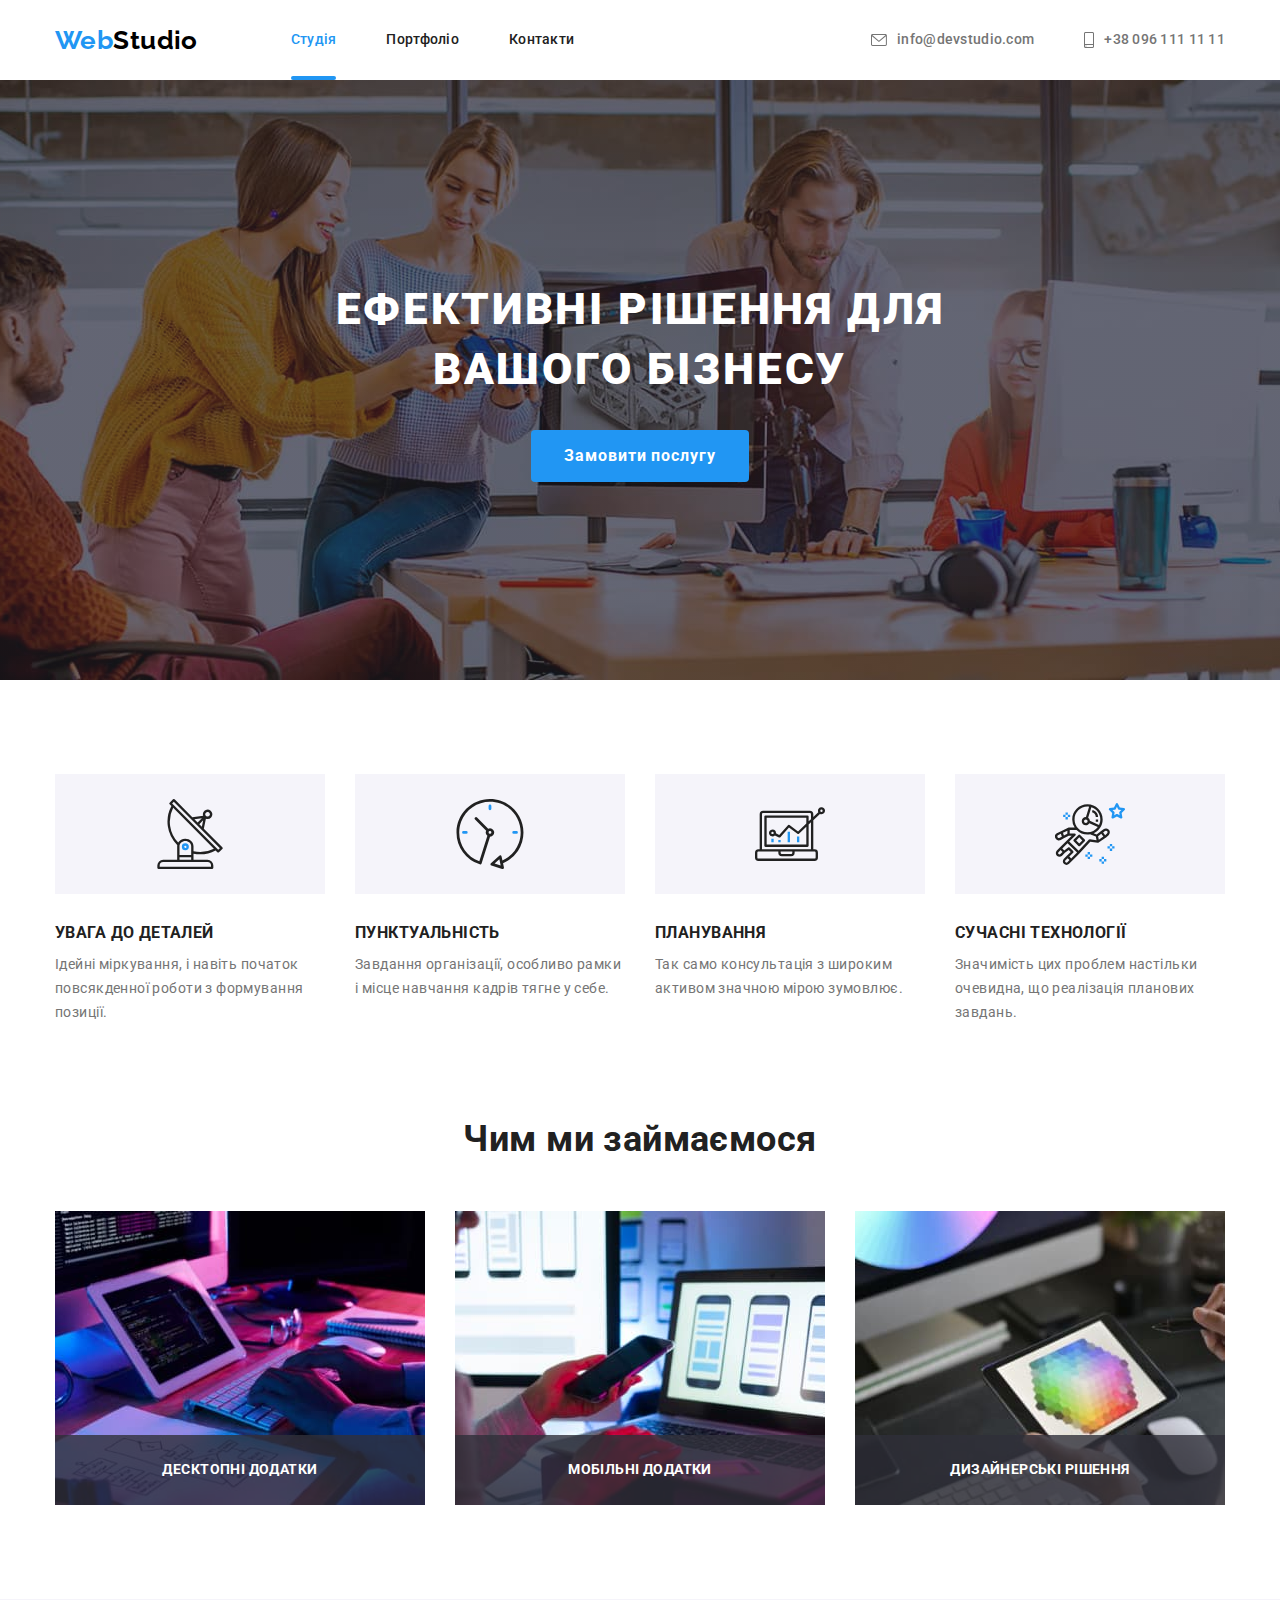
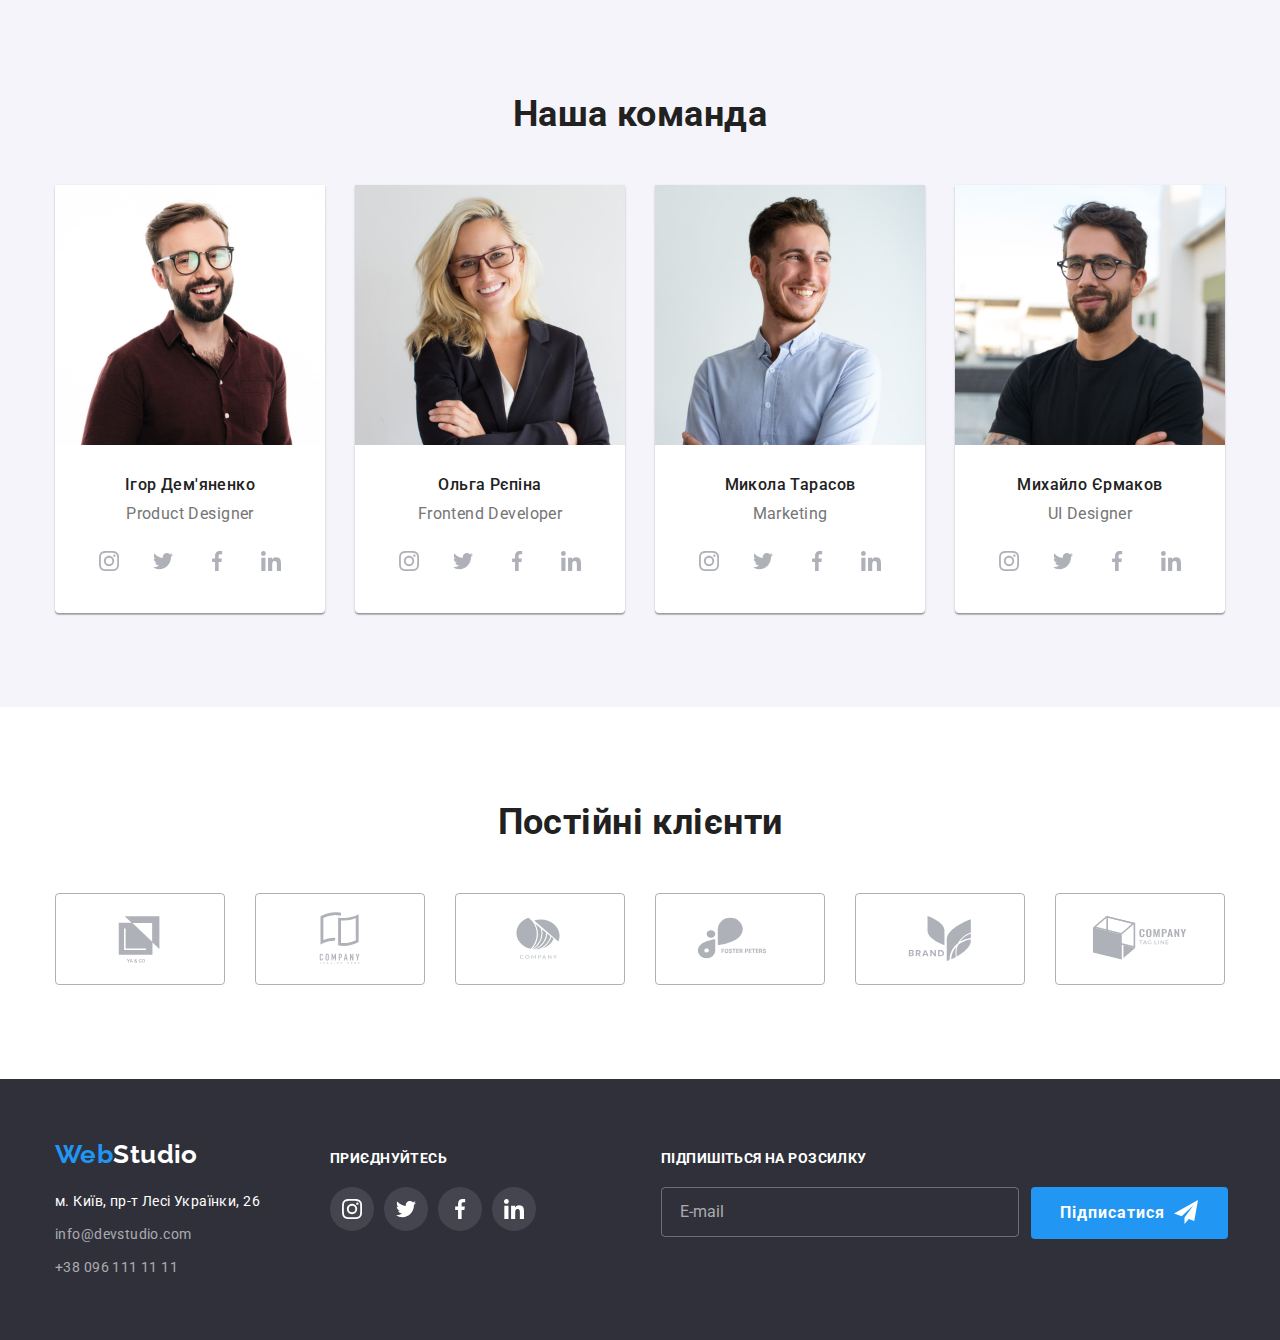
<file: index.html>
<!DOCTYPE html>
<html lang="uk">

<head>
    <meta charset="UTF-8">
    <meta http-equiv="X-UA-Compatible" content="IE=edge">
    <meta name="viewport" content="width=device-width, initial-scale=1.0">
    <link href="https://fonts.googleapis.com/css2?family=Raleway:wght@700&family=Roboto:wght@400;500;700;900&display=swap"
        rel="stylesheet">
    <title>Web-студія</title>
    <link
      rel="stylesheet"
      href="https://cdnjs.cloudflare.com/ajax/libs/modern-normalize/0.6.0/modern-normalize.min.css">
    <link rel="stylesheet" href="./css/styles.css">
</head>

<body>
    <!-- Шапка сайта -->
    <header>
	<div class="container main-nav">
        <nav class="main-nav">
            <a href="./index.html" class="logo"><span class="logo-web">Web</span>Studio</a>

            <ul class="site-nav list">
                <li class="item"><a href="" class="link current">Студія</a></li>
                <li class="item"><a href="./portfolio.html" class="link">Портфоліо</a></li>
                <li class="item"><a href="" class="link">Контакти</a></li>
            </ul>
        </nav>

        <ul class="site-nav list item-mail">
            <li class="item">
            <a href="mailto:info@devstudio.com" class="site-nav-mail-tel">
                <svg class="mail-tel-svg" width="16" height="12">
                <use href="./images/icons.svg#icon-envelope1"></use>
            </svg>info@devstudio.com</a></li>
            <li class="item"><a href="tel:+380961111111" class="site-nav-mail-tel">
                <svg class="mail-tel-svg tell" width="10" height="16">
        <use href="./images/icons.svg#icon-smartphone1"></use></svg>
        +38 096 111 11 11</a></li>
        </ul>
     </div>
    </header>

    <main>
        <!-- Герой -->
        <section class="hero section overlay">
            <div class="container heroo">
             <h1 class="hero-title">Ефективні рішення для вашого бізнесу</h1>
             <button data-modal-open type="button" class="hero-button">Замовити послугу</button>
            </div>
        </section>

        <!-- Преимущества -->
        <section class="top section">
        <div class="container">
            <h2 class="hidden-title">Переваги</h2>

            <ul class="top-poz list">
                <li class="top-item">
		<div class="top-svg"><svg width="70" height="70"><use href="./images/icons.svg#icon-antenna"></use></svg></div>
                    <h3 class="top-title">Увага до деталей</h3>
                    <p class="top-text">
                        Ідейні міркування, і навіть початок повсякденної роботи з формування позиції.
                    </p>
                </li>
                <li class="top-item">
                    <div class="top-svg"><svg width="70" height="70">
                            <use href="./images/icons.svg#icon-clock"></use>
                        </svg></div>
                    <h3 class="top-title">Пунктуальність</h3>
                    <p class="top-text">
                        Завдання організації, особливо рамки і місце навчання кадрів тягне у себе.
                    </p>
                </li>
                <li class="top-item">
                    <div class="top-svg"><svg width="70" height="70">
                            <use href="./images/icons.svg#icon-diagram"></use>
                        </svg></div>
                    <h3 class="top-title">Планування</h3>
                    <p class="top-text">
                        Так само консультація з широким активом значною мірою зумовлює.
                    </p>
                </li>
                <li class="top-item">
                    <div class="top-svg"><svg width="70" height="70">
                            <use href="./images/icons.svg#icon-astronaut"></use>
                        </svg></div>
                    <h3 class="top-title">Сучасні технології</h3>
                    <p class="top-text">
                        Значимість цих проблем настільки очевидна, що реалізація планових завдань.
                    </p>
                </li>
            </ul>
           </div>
        </section>

        <!-- Чем мы занимаемся -->
        <section class="top-what section">
        <div class="container">
            <h2 class="section-title">Чим ми займаємося</h2>

            <ul class="photo-list list">
                <li class="photo-p">
                    <img src="./images/box1.jpg" alt="Набір коду за блок-схемою" width="370" height="294">
                        <p class="photo-descr-text">Десктопні додатки</p>
                </li>
                <li class="photo-p">
                    <img src="./images/box2.jpg" alt="Розробка мобільного додатку" width="370" height="294">
                    <p class="photo-descr-text">Мобільні додатки</p>
                </li>
                <li class="photo-p">
                    <img src="./images/box3.jpg" alt="Кольоровий спектр на планшеті" width="370" height="294">
                    <p class="photo-descr-text">Дизайнерські рішення</p>
                </li>
            </ul>
        </div>
        </section>

        <!-- Наша команда -->
        <section class="team-section section">
        <div class="container">
            <h2 class="section-title">Наша команда</h2>

            <ul class="list team">
                <li class="team-item">
                    <img class="section-photo" src="./images/img1.jpg" alt="Ігор Дем'яненко" width="270" height="260">
                    <div class="team-text">
                    <h3 class="section-names">Ігор Дем'яненко</h3>
                    <p lang="en" class="section-spec">Product Designer</p>
                    <ul class="list team-list">
                    <li><a class="team-link" target="_blank" href="https://www.instagram.com"><svg class="team-svg" width="20" height="20">
                        <use href="./images/icons.svg#icon-insta"></use>
                    </svg></a></li>
                    <li><a class="team-link" target="_blank" href="https://www.twitter.com"><svg class="team-svg" width="20" height="20">
                        <use href="./images/icons.svg#icon-twitter"></use>
                    </svg></a></li>
                    <li><a class="team-link" target="_blank" href="https://www.facebook.com"><svg class="team-svg" width="20" height="20">
                        <use href="./images/icons.svg#icon-facebook"></use>
                    </svg></a></li>
                    <li><a class="team-link" target="_blank" href="https://www.linkedin.com"><svg class="team-svg" width="20" height="20">
                        <use href="./images/icons.svg#icon-in"></use>
                    </svg></a></li></ul>
                    </div>
                </li>
                <li class="team-item">
                    <img class="section-photo" src="./images/img2.jpg" alt="Ольга Рєпіна" width="270" height="260">
                    <div class="team-text">
                    <h3 class="section-names">Ольга Рєпіна</h3>
                    <p lang="en" class="section-spec">Frontend Developer</p>
                    <ul class="list team-list">
                        <li><a class="team-link" target="_blank" href="https://www.instagram.com"><svg class="team-svg" width="20"
                                    height="20">
                                    <use href="./images/icons.svg#icon-insta"></use>
                                </svg></a></li>
                        <li><a class="team-link" target="_blank" href="https://www.twitter.com"><svg class="team-svg" width="20"
                                    height="20">
                                    <use href="./images/icons.svg#icon-twitter"></use>
                                </svg></a></li>
                        <li><a class="team-link" target="_blank" href="https://www.facebook.com"><svg class="team-svg" width="20"
                                    height="20">
                                    <use href="./images/icons.svg#icon-facebook"></use>
                                </svg></a></li>
                        <li><a class="team-link" target="_blank" href="https://www.linkedin.com"><svg class="team-svg" width="20"
                                    height="20">
                                    <use href="./images/icons.svg#icon-in"></use>
                                </svg></a></li>
                    </ul>
                    </div>
                </li>
                <li class="team-item">
                    <img class="section-photo" src="./images/img3.jpg" alt="Микола Тарасов" width="270" height="260">
                    <div class="team-text">
                    <h3 class="section-names">Микола Тарасов</h3>
                    <p lang="en" class="section-spec">Marketing</p>
                    <ul class="list team-list">
                        <li><a class="team-link" target="_blank" href="https://www.instagram.com"><svg class="team-svg" width="20"
                                    height="20">
                                    <use href="./images/icons.svg#icon-insta"></use>
                                </svg></a></li>
                        <li><a class="team-link" target="_blank" href="https://www.twitter.com"><svg class="team-svg" width="20"
                                    height="20">
                                    <use href="./images/icons.svg#icon-twitter"></use>
                                </svg></a></li>
                        <li><a class="team-link" target="_blank" href="https://www.facebook.com"><svg class="team-svg" width="20"
                                    height="20">
                                    <use href="./images/icons.svg#icon-facebook"></use>
                                </svg></a></li>
                        <li><a class="team-link" target="_blank" href="https://www.linkedin.com"><svg class="team-svg" width="20"
                                    height="20">
                                    <use href="./images/icons.svg#icon-in"></use>
                                </svg></a></li>
                    </ul>
                    </div>
                </li>
                <li class="team-item">
                    <img class="section-photo" src="./images/img4.jpg" alt="Михайло Єрмаков" width="270" height="260">
                    <div class="team-text">
                    <h3 class="section-names">Михайло Єрмаков</h3>
                    <p lang="en" class="section-spec">UI Designer</p>
                    <ul class="list team-list">
                        <li><a class="team-link" target="_blank" href="https://www.instagram.com"><svg class="team-svg" width="20"
                                    height="20">
                                    <use href="./images/icons.svg#icon-insta"></use>
                                </svg></a></li>
                        <li><a class="team-link" target="_blank" href="https://www.twitter.com"><svg class="team-svg" width="20"
                                    height="20">
                                    <use href="./images/icons.svg#icon-twitter"></use>
                                </svg></a></li>
                        <li><a class="team-link" target="_blank" href="https://www.facebook.com"><svg class="team-svg" width="20"
                                    height="20">
                                    <use href="./images/icons.svg#icon-facebook"></use>
                                </svg></a></li>
                        <li><a class="team-link" target="_blank" href="https://www.linkedin.com"><svg class="team-svg" width="20"
                                    height="20">
                                    <use href="./images/icons.svg#icon-in"></use>
                                </svg></a></li>
                    </ul>
                    </div>
                </li>
            </ul>
        </div>
        </section>

        <!-- Наши клиенты -->
         <section class="clients section">
        <div class="container">
            <h2 class="section-title">Постійні клієнти</h2>
        <ul class="list clients-logos">
        <li class="clients-item"><a href="" class="clients-link" target="_blank"><svg class="clients-svg" width="106" height="60">
                            <use href="./images/icons.svg#icon-logo1"></use>
                        </svg></a></li>
        <li class="clients-item"><a class="clients-link" target="_blank" href=""><svg class="clients-svg" width="106" height="60">
                            <use href="./images/icons.svg#icon-logo2"></use>
                        </svg></a></li>
        <li class="clients-item"><a class="clients-link" target="_blank" href=""><svg class="clients-svg" width="106" height="60">
                            <use href="./images/icons.svg#icon-logo3"></use>
                        </svg></a></li>
        <li class="clients-item"><a class="clients-link" target="_blank" href=""><svg class="clients-svg" width="106" height="60">
                            <use href="./images/icons.svg#icon-logo4"></use>
                        </svg></a></li>
        <li class="clients-item"><a class="clients-link" target="_blank" href=""><svg class="clients-svg" width="106" height="60">
                            <use href="./images/icons.svg#icon-logo5"></use>
                        </svg></a></li>
        <li class="clients-item"><a class="clients-link" target="_blank" href=""><svg class="clients-svg" width="106" height="60">
                            <use href="./images/icons.svg#icon-logo6"></use>
                        </svg></a></li></ul>

        </div>
        </section>
    </main>

    <!-- Футер -->
    <footer class="footer">
    <div class="container footer-poz">
        <div class="footer-join">
        <a href="./index.html" class="logo lp"><span class="logo-web">Web</span><span class="logo-web-foot">Studio</span></a>
            <address>
            <ul class="list">
                <li class="list-item-f"><a href="https://goo.gl/maps/CPtrU1FHBa2aNyZL9" target="_blank" rel="noopener noreferrer nofollow" class="footer-address">
                        м. Київ, пр-т Лесі Українки, 26</a></li>
                <li class="list-item-f"><a href="mailto:info@devstudio.com" class="footer-mail-tel">info@devstudio.com</a></li>
                <li><a href="tel:+380961111111" class="footer-mail-tel">+38 096 111 11 11</a></li>
            </ul>
            </address>
            </div>
            <div class="footer-join">
            <h2 class="footer-title">Приєднуйтесь</h2>
            <ul class="list team-list">
            <li><a class="footer-link" target="_blank" href="https://www.instagram.com"><svg class="footer-svg" width="20" height="20">
                            <use href="./images/icons.svg#icon-insta"></use>
                        </svg></a></li>
                    <li><a class="footer-link" target="_blank" href="https://www.twitter.com"><svg class="footer-svg" width="20" height="20">
                            <use href="./images/icons.svg#icon-twitter"></use>
                        </svg></a></li>
                    <li><a class="footer-link" target="_blank" href="https://www.facebook.com"><svg class="footer-svg" width="20" height="20">
                            <use href="./images/icons.svg#icon-facebook"></use>
                        </svg></a></li>
                    <li><a class="footer-link" target="_blank" href="https://www.linkedin.com"><svg class="footer-svg" width="20" height="20">
                            <use href="./images/icons.svg#icon-in"></use>
                        </svg></a></li></ul>
        </div>
    

    <div class="footer-join footer-form">
    <h2 class="footer-title">Підпишіться на розсилку</h2>
    <form>
    <div class="footer-form-field">
        <input type="email" class="footer-form-input" name="mail" id="mail" placeholder="E-mail"/>
        <button type="submit" class="hero-button footer-btn">Підписатися</button>
        <svg class="footer-form-svg" width="24" height="24">
            <use href="./images/icons.svg#icon-send"></use>
        </svg>
        </div>
    </form>
    </div>
    
    </div>
    </footer>

<div class="backdrop is-hidden" data-modal>
<div class="modal">
<button data-modal-close type="button" class="btn-modal"><svg class="btn-svg" width="18" height="18">
    <use href="./images/icons.svg#close"></use>
</svg></button>
<p class="modal-title">Залиште свої дані, ми вам передзвонимо</p>
<form class="modal-form">
    <div class="form-field">
<label for="name" class="form-input-title">Ім'я</label>
<div class="input-wrap">
<input type="text" class="form-input" name="name" id="name"/>
<svg class="input-icon" width="18" height="18">
    <use href="./images/icons.svg#icon-person"></use>
</svg>
</div>
</div>

<div class="form-field">
    <span class="form-input-title"><label for="tel">Телефон</label></span>
    <div class="input-wrap">
    <input type="tel" class="form-input" name="tel" id="tel"/>
    <svg class="input-icon" width="18" height="18">
        <use href="./images/icons.svg#icon-phone"></use>
    </svg>
    </div>
</div>

<div class="form-field">
    <span class="form-input-title"><label for="mail">Пошта</label></span>
    <div class="input-wrap">
    <input type="email" class="form-input" name="mail" id="mail"/>
    <svg class="input-icon" width="18" height="18">
        <use href="./images/icons.svg#icon-email"></use>
    </svg>
    </div>
</div>

<div class="form-field">
    <span class="form-input-title"><label for="comment">Коментар</label></span>
    <textarea class="form-comment" name="comment" id="comment" placeholder="Введіть текст"></textarea>
</div>

<div class="form-field">
    <input type="checkbox" class="input-check hidden-title" name="privacy" value="true" id="privacy" />
    <label for="privacy" class="check-text">
    Погоджуюся з розсилкою та приймаю &nbsp;<a class="form-href" href="">Умови договору</a></label>
</div>
<button type="submit" class="hero-button modal-btn">Відправити</button>


</form>
</div>
</div>

<script src="./js/modal.js"></script>
</body>

</html>
</file>
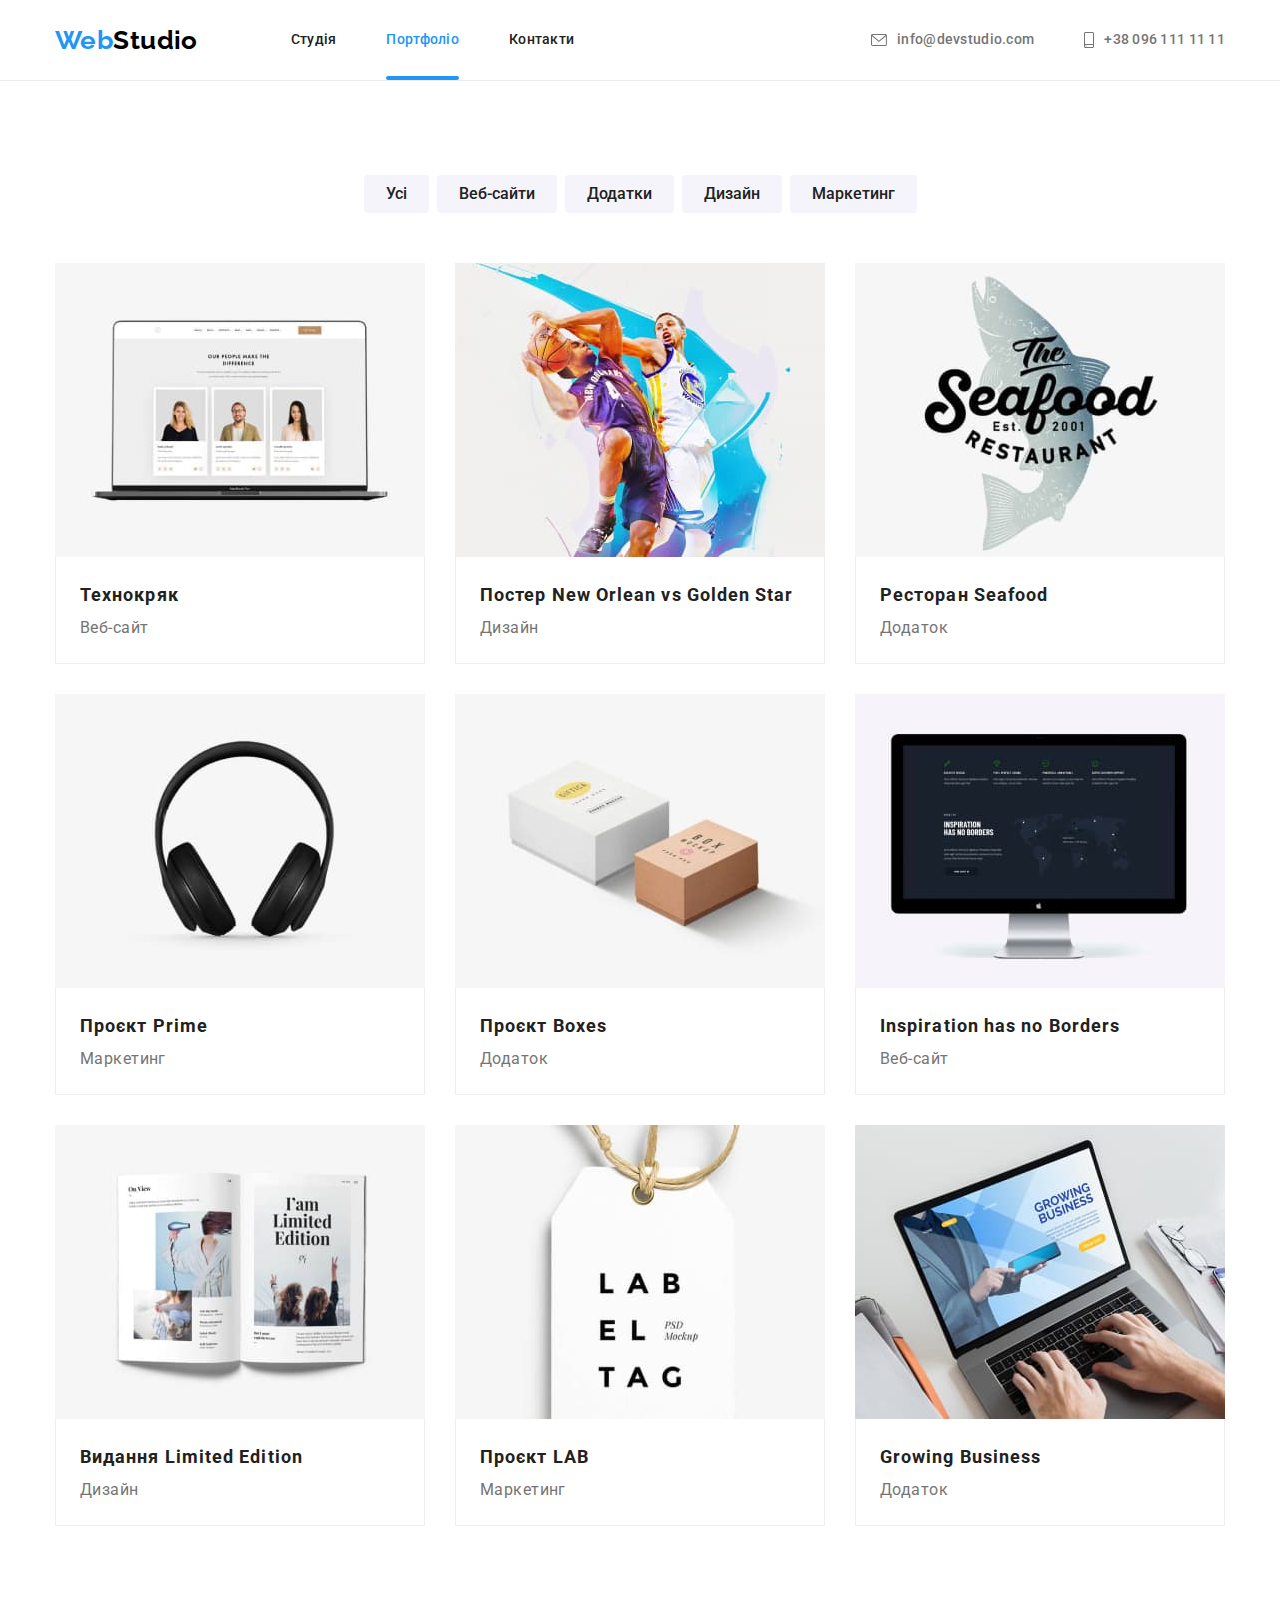
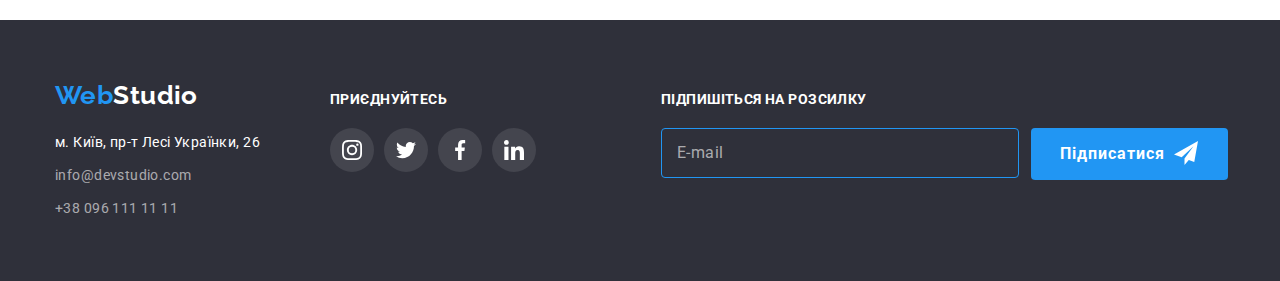
<file: portfolio.html>
<!DOCTYPE html>
<html lang="uk">

<head>
    <meta charset="UTF-8">
    <meta http-equiv="X-UA-Compatible" content="IE=edge">
    <meta name="viewport" content="width=device-width, initial-scale=1.0">
    <link
        href="https://fonts.googleapis.com/css2?family=Raleway:wght@700&family=Roboto:wght@400;500;700;900&display=swap"
        rel="stylesheet">
    <title>Document</title>
    <link rel="stylesheet"
        href="https://cdnjs.cloudflare.com/ajax/libs/modern-normalize/0.6.0/modern-normalize.min.css">
    <link rel="stylesheet" href="./css/styles.css">
</head>

<body>
    <!-- Шапка сайта -->
    <header class="borderh">
        <div class="container main-nav">
            <nav class="main-nav">
                <a href="./index.html" class="logo"><span class="logo-web">Web</span>Studio</a>

                <ul class="site-nav list">
                    <li class="item"><a href="./index.html" class="link">Студія</a></li>
                    <li class="item"><a href="" class="link current">Портфоліо</a></li>
                    <li class="item"><a href="" class="link">Контакти</a></li>
                </ul>
            </nav>

            <ul class="site-nav list item-mail">
                <li class="item">
                    <a href="mailto:info@devstudio.com" class="site-nav-mail-tel">
                        <svg class="mail-tel-svg" width="16" height="12">
                            <use href="./images/icons.svg#icon-envelope1"></use>
                        </svg>info@devstudio.com</a>
                </li>
                <li class="item"><a href="tel:+380961111111" class="site-nav-mail-tel">
                        <svg class="mail-tel-svg tell" width="10" height="16">
                            <use href="./images/icons.svg#icon-smartphone1"></use>
                        </svg>
                        +38 096 111 11 11</a></li>
            </ul>
            </div>
            </header>

    <main>
        <!-- Наши работы -->
        <section class="examples section">
            <div class="container">
            <h1 class="hidden-title">Проекти</h1>
            <ul class="list ex-filter">
                <li class="but-item"><button type="button" class="filter-button">Усі</button></li>
                <li class="but-item"><button type="button" class="filter-button">Веб-сайти</button></li>
                <li class="but-item"><button type="button" class="filter-button">Додатки</button></li>
                <li class="but-item"><button type="button" class="filter-button">Дизайн</button></li>
                <li class="but-item"><button type="button" class="filter-button">Маркетинг</button></li>
            </ul>
            
            <ul class="list examples-list">
                <li class="ex-item">
                    <a class="ex-link" href="">
                        <div class="ex-hidden">
                    <img class="examples-img" src="./images/portf1.jpg" alt="Розроблений сайт на ноутбуці" width="370" height="294">
                    <div class="ex-hover">
                        <p class="ex-hover-text">Ресурс пропонує комплексні пропозиції з різним рівнем функціоналу та сервісів. Все це
                            дозволить
                            відвідувачу отримати
                            вичерпні відомості про компанію чи приватну особу.</p>
                    </div></div>
                    <div class="ex-text-cont">
                    <h3 class="examples-title">Технокряк</h3>
                    <p class="examples-text">Веб-сайт</p>
                    </div></a>
                </li>
                <li class="ex-item">
		<a class="ex-link" href="">
            <div class="ex-hidden">
                <img class="examples-img" src="./images/portf2.jpg" alt="Два баскетболісти" width="370" height="294">
                    <div class="ex-hover">
                        <p class="ex-hover-text">Ресурс пропонує комплексні пропозиції з різним рівнем функціоналу та сервісів. Все це
                            дозволить
                            відвідувачу отримати
                            вичерпні відомості про компанію чи приватну особу.</p>
                    </div></div>
                    <div class="ex-text-cont"><h3 class="examples-title">Постер New Orlean vs Golden Star</h3>
                    <p class="examples-text">Дизайн</p></div></a>
                </li>
                <li class="ex-item">
		<a class="ex-link" href="">
                    <div class="ex-hidden">
                        <img class="examples-img" src="./images/portf3.jpg" alt="Логотип ресторану Seafood" width="370" height="294">
                    <div class="ex-hover">
                        <p class="ex-hover-text">Ресурс пропонує комплексні пропозиції з різним рівнем функціоналу та сервісів. Все це
                            дозволить
                            відвідувачу отримати
                            вичерпні відомості про компанію чи приватну особу.</p>
                    </div></div>
                    <div class="ex-text-cont"><h3 class="examples-title">Ресторан Seafood</h3>
                    <p class="examples-text">Додаток</p></div></a>
                </li>
                <li class="ex-item">
		<a class="ex-link" href="">
                    <div class="ex-hidden">
                        <img class="examples-img" src="./images/portf4.jpg" alt="Навушники" width="370" height="294">
                   <div class="ex-hover">
                        <p class="ex-hover-text">Ресурс пропонує комплексні пропозиції з різним рівнем функціоналу та сервісів. Все це
                            дозволить
                            відвідувачу отримати
                            вичерпні відомості про компанію чи приватну особу.</p>
                    </div></div>
                    <div class="ex-text-cont"> <h3 class="examples-title">Проєкт Prime</h3>
                    <p class="examples-text">Маркетинг</p></div></a>
                </li>
                <li class="ex-item">
		<a class="ex-link" href="">
                    <div class="ex-hidden">
                        <img class="examples-img" src="./images/portf5.jpg" alt="Дві коробки" width="370" height="294">
                    <div class="ex-hover">
                        <p class="ex-hover-text">Ресурс пропонує комплексні пропозиції з різним рівнем функціоналу та сервісів. Все це
                            дозволить
                            відвідувачу отримати
                            вичерпні відомості про компанію чи приватну особу.</p>
                    </div></div>
                    <div class="ex-text-cont"><h3 class="examples-title">Проєкт Boxes</h3>
                    <p class="examples-text">Додаток</p></div></a>
                </li>
                <li class="ex-item">
		<a class="ex-link" href="">
                    <div class="ex-hidden">
                        <img class="examples-img" src="./images/portf6.jpg" alt="Вімкнений монітор з сайтом" width="370" height="294">
                    <div class="ex-hover">
                        <p class="ex-hover-text">Ресурс пропонує комплексні пропозиції з різним рівнем функціоналу та сервісів. Все це
                            дозволить
                            відвідувачу отримати
                            вичерпні відомості про компанію чи приватну особу.</p>
                    </div></div>
                    <div class="ex-text-cont"><h3 class="examples-title">Inspiration has no Borders</h3>
                    <p class="examples-text">Веб-сайт</p></div></a>
                </li>
                <li class="ex-item">
		<a class="ex-link" href="">
                    <div class="ex-hidden">
                        <img class="examples-img" src="./images/portf7.jpg" alt="Розкрита книга" width="370" height="294">
                   <div class="ex-hover">
                        <p class="ex-hover-text">Ресурс пропонує комплексні пропозиції з різним рівнем функціоналу та сервісів. Все це
                            дозволить
                            відвідувачу отримати
                            вичерпні відомості про компанію чи приватну особу.</p>
                    </div></div>
                    <div class="ex-text-cont"> <h3 class="examples-title">Видання Limited Edition</h3>
                    <p class="examples-text">Дизайн</p></div></a>
                </li>
                <li class="ex-item">
		<a class="ex-link" href="">
                    <div class="ex-hidden">
                        <img class="examples-img" src="./images/portf8.jpg" alt="Бірка з назвою фірми" width="370" height="294">
                   <div class="ex-hover">
                        <p class="ex-hover-text">Ресурс пропонує комплексні пропозиції з різним рівнем функціоналу та сервісів. Все це
                            дозволить
                            відвідувачу отримати
                            вичерпні відомості про компанію чи приватну особу.</p>
                    </div></div>
                    <div class="ex-text-cont"> <h3 class="examples-title">Проєкт LAB</h3>
                    <p class="examples-text">Маркетинг</p></div></a>
                </li>
                <li class="ex-item">
		<a class="ex-link" href="">
                    <div class="ex-hidden">
                        <img class="examples-img" src="./images/portf9.jpg" alt="Набір тексту на ноутбуці з відкритим сайтом" width="370" height="294">
                   <div class="ex-hover">
                        <p class="ex-hover-text">Ресурс пропонує комплексні пропозиції з різним рівнем функціоналу та сервісів. Все це
                            дозволить
                            відвідувачу отримати
                            вичерпні відомості про компанію чи приватну особу.</p>
                    </div></div>
                    <div class="ex-text-cont"> <h3 class="examples-title">Growing Business</h3>
                    <p class="examples-text">Додаток</p></div></a>
                </li>
            </ul>
            </div>
        </section>
    </main>


    <!-- Футер -->
    <footer class="footer">
        <div class="container footer-poz">
            <div class="footer-join">
                <a href="./index.html" class="logo lp"><span class="logo-web">Web</span><span
                        class="logo-web-foot">Studio</span></a>
                <address>
                    <ul class="list">
                        <li class="list-item-f"><a href="https://goo.gl/maps/CPtrU1FHBa2aNyZL9" target="_blank"
                                rel="noopener noreferrer nofollow" class="footer-address">
                                м. Київ, пр-т Лесі Українки, 26</a></li>
                        <li class="list-item-f"><a href="mailto:info@devstudio.com"
                                class="footer-mail-tel">info@devstudio.com</a></li>
                        <li><a href="tel:+380961111111" class="footer-mail-tel">+38 096 111 11 11</a></li>
                    </ul>
                </address>
            </div>
            <div class="footer-join">
                <h2 class="footer-title">Приєднуйтесь</h2>
                <ul class="list team-list">
                    <li><a class="footer-link" target="_blank" href="https://www.instagram.com"><svg class="footer-svg"
                                width="20" height="20">
                                <use href="./images/icons.svg#icon-insta"></use>
                            </svg></a></li>
                    <li><a class="footer-link" target="_blank" href="https://www.twitter.com"><svg class="footer-svg"
                                width="20" height="20">
                                <use href="./images/icons.svg#icon-twitter"></use>
                            </svg></a></li>
                    <li><a class="footer-link" target="_blank" href="https://www.facebook.com"><svg class="footer-svg"
                                width="20" height="20">
                                <use href="./images/icons.svg#icon-facebook"></use>
                            </svg></a></li>
                    <li><a class="footer-link" target="_blank" href="https://www.linkedin.com"><svg class="footer-svg"
                                width="20" height="20">
                                <use href="./images/icons.svg#icon-in"></use>
                            </svg></a></li>
                </ul>
            </div>

            <div class="footer-join footer-form">
                <h2 class="footer-title">Підпишіться на розсилку</h2>
                <form>
                    <div class="footer-form-field">
                        <label for="mail" class="form-label">E-mail</label>
                        <input type="email" class="footer-form-input" name="mail" id="mail" />
                        <button type="submit" class="hero-button footer-btn">Підписатися</button>
                        <svg class="footer-form-svg" width="24" height="24">
                            <use href="./images/icons.svg#icon-send"></use>
                        </svg>
                    </div>
                </form>
            </div>
            
        </div>
    </footer>
    </body>
    
    </html>
</file>
<file: css/styles.css>
:root {
    --primary-text-color: #757575;
    --title-text-color: #212121;
    --accent-color: #2196f3;
    --primary-white-color: #ffffff;
    --logo-color: #000000;
    --hero-bg-color: #2F303A;
    --section-color: #F5F4FA;
    --header-border: #ececec;
    --image-border: #eeeeee;
    --bg-svg-color: #F5F4FA;
    --link-color: #AFB1B8;
}

li,ul,p,h1,h2,h3,h4,h5,h6{
    margin: 0;
    padding: 0;
}

.list {
    padding: 0;
    margin: 0;
    list-style: none;
}

.section {
    padding-top: 94px;
    padding-bottom: 94px;
}

body {
    background-color: var(--primary-white-color);
    color: var(--primary-text-color);
    font-family: 'Roboto', sans-serif;
    font-size: 14px;
    letter-spacing: 0.03em;
}

.container {
    margin-left: auto;
    margin-right: auto;
    width: 1200px;
    padding-left: 15px;
    padding-right: 15px;
}

.logo {
    color: var(--logo-color);
    text-decoration: none;
    font-family: 'Raleway';
    font-weight: 700;
    font-size: 26px;
    line-height: 1.19;
    padding-top: 24px;
    padding-bottom: 24px;
}

.logo-web {
    color: var(--accent-color);
}

.logo-web-foot {
    color: var(--primary-white-color);
}

/* Site nav */

.site-nav {
    display: flex;
    margin-left: 93px;
}

.site-nav .item:not(:last-child) {
    margin-right: 50px;
}

.main-nav {
    display: flex;
    align-items: center;
    justify-content: space-between;
}

.borderh {
    border-bottom: 1px solid var(--header-border);
}

.link{
    transition: color 250ms cubic-bezier(0.4, 0, 0.2, 1);
}

.site-nav .link {
    display: flex;
    padding-top: 32px;
    padding-bottom: 32px;
    color: var(--title-text-color);
    text-decoration: none;
    font-weight: 500;
    line-height: 1.14;
    letter-spacing: 0.02em;
}

.site-nav .link:hover,
.site-nav .link:focus {
    color: var(--accent-color);
}

.site-nav .link.current {
    color: var(--accent-color);
}

.site-nav-mail-tel {
    display: flex;
    align-items: center;
    text-decoration: none;
    font-weight: 500;
    line-height: 1.14;
    letter-spacing: 0.02em;
    color: var(--primary-text-color);
    padding-top: 32px;
    padding-bottom: 32px;
    transition: color 250ms cubic-bezier(0.4, 0, 0.2, 1);
}

.current {
    position: relative;
}

.current::after {
    content: "";
    display: block;
    width: 100%;
    height: 4px;
    border-radius: 2px;
    position: absolute;
    bottom: 0;
    left: 0;
    background-color: var(--accent-color);
}

.current:hover::after,
.current:focus::after {
    background-color: var(--accent-color);
}

.item-mail {
    margin-left: 0;
}

.site-nav-mail-tel:hover,
.site-nav-mail-tel:focus {
    color: var(--accent-color);
}



/* Hero */
.hero {
    background-color: var(--hero-bg-color);
    text-align: center;
    height: 600px;
    padding-top: 0;
}

.hero {
    padding: 200px 0;
}

.hero-title {
    font-weight: 900;
    font-size: 44px;
    line-height: 1.36;
    letter-spacing: 0.06em;
    text-transform: uppercase;
    color: var(--primary-white-color);
    margin-top: 0;
    margin-bottom: 30px;
    text-align: center;
}

.heroo {
    width: 696px;
}

.overlay{
    height: 600px;
    max-width: 1600px;
    margin-left: auto;
    margin-right: auto;
    background-image: linear-gradient(
    to right,
    rgba(47, 48, 58, 0.4),
    rgba(47, 48, 58, 0.4)),
    url("../images/bg-img.jpg");
    background-size: cover;
    background-repeat: no-repeat;
    background-position: center;
}

.hero-button {
    border: 1px solid transparent;
    padding: 10px 32px;
    cursor: pointer;
    background-color: var(--accent-color);
    font-family: inherit;
    font-weight: 700;
    font-size: 16px;
    line-height: 1.88;
    letter-spacing: 0.06em;
    text-align: center;
    color: var(--primary-white-color);
    border-radius: 4px;
    min-width: 152px;

}

.hidden-title {
    position: absolute;
    left: -10000px;
    top: auto;
    width: 1px;
    height: 1px;
    overflow: hidden;
}

.top-poz {
    display: flex;
    gap: 30px;
}

.top-item {
    max-width: 270px;
}

.photo-list {
    display: flex;
    gap: 30px;
}

img {
    display: block;
    max-width: 100%;
    height: auto;
}

.photo-p{
    position: relative;
}

.photo-descr-text{
    margin: 0;
    position: absolute;
    font-style: normal;
    font-weight: 700;
    line-height: 1.14;
    text-align: center;
    text-transform: uppercase;
    color: var(--primary-white-color);
    background-color: rgba(47, 48, 58, 0.8);
    width: 370px;
    height: 70px;
    display: flex;
    justify-content: center;
    align-items: center;
    bottom: 0;
}

.top-what {
    padding-top: 0;
}

.top-title {
    line-height: 1.14;
    text-transform: uppercase;
    color: var(--title-text-color);
    margin-top: 0;
    margin-bottom: 10px;
}

.top-text {
    line-height: 1.71;
    margin-top: 0;
    margin-bottom: 0;
}

.team {
    display: flex;
    gap: 30px;
}

.team-item {
    text-align: center;
    background: #FFFFFF;
    box-shadow: 0px 1px 3px rgba(0, 0, 0, 0.12), 0px 1px 1px rgba(0, 0, 0, 0.14), 0px 2px 1px rgba(0, 0, 0, 0.2);
    border-radius: 0px 0px 4px 4px;
}

.section-title {
    font-size: 36px;
    line-height: 1.17;
    text-align: center;
    color: var(--title-text-color);
    margin-top: 0;
    margin-bottom: 50px;
}

.team-section {
    background-color: var(--section-color);
}

.team-text {
    padding: 30px 32px;
}

.section-names {
    font-weight: 500;
    font-size: 16px;
    line-height: 1.19;
    color: var(--title-text-color);
    margin-top: 0;
    margin-bottom: 10px;
}

.section-spec {
    font-size: 16px;
    line-height: 1.19;
    margin-top: 0;
    margin-bottom: 16px;
}

.footer {
    background-color: var(--hero-bg-color);
    padding-top: 60px;
    padding-bottom: 60px;
}

.lp {
    display: block;
    margin-bottom: 20px;
    padding-top: 0;
    padding-bottom: 0;
}

.footer-address {
    text-decoration: none;
    line-height: 1.71;
    color: var(--primary-white-color);
    font-style: normal;
    transition: color 250ms cubic-bezier(0.4, 0, 0.2, 1);
}


.footer-mail-tel {
    text-decoration: none;
    line-height: 1.71;
    color: rgba(255, 255, 255, 0.6);
    font-style: normal;
    transition: color 250ms cubic-bezier(0.4, 0, 0.2, 1);
}

.list-item-f {
    margin-top: 0;
    margin-bottom: 9px;
}

.footer-address:hover,
.footer-address:focus,
.footer-mail-tel:hover,
.footer-mail-tel:focus {
    color: var(--accent-color);
}

.ex-filter {
    display: flex;
    justify-content: center;
    margin-bottom: 50px;
}

.filter-button {
    border-radius: 4px;
    padding: 6px 22px;
    background-color: var(--section-color);
    font-family: inherit;
    font-weight: 500;
    font-size: 16px;
    line-height: 1.62;
    color: var(--title-text-color);
    cursor: pointer;
    border: none;
    transition: background-color 250ms cubic-bezier(0.4, 0, 0.2, 1), 
    color 250ms cubic-bezier(0.4, 0, 0.2, 1), 
    box-shadow 250ms cubic-bezier(0.4, 0, 0.2, 1);
}

.but-item {
    margin-right: 8px;
}

.but-item:last-child {
    margin-right: 0;
}

.filter-button:hover,
.filter-button:focus {
    background-color: var(--accent-color);
    color: var(--primary-white-color);
    box-shadow: 
0px 3px 1px rgba(0, 0, 0, 0.1), 
0px 1px 2px rgba(0, 0, 0, 0.08), 
0px 2px 2px rgba(0, 0, 0, 0.12);
    cursor: pointer;
}

.examples-list {
    display: flex;
    flex-wrap: wrap;
}

.ex-item {
    box-sizing: border-box;
    width: 370px;
    margin-right: 30px;
    margin-bottom: 30px;
    background: var(--primary-white-color);
}

.ex-item:nth-child(3n) {
    margin-right: 0;
}

.ex-item:nth-child(n + 7) {
    margin-bottom: 0;
}

.ex-text-cont {
    padding: 20px 24px;
    border-bottom: 1px solid var(--image-border);
    border-left: 1px solid var(--image-border);
    border-right: 1px solid var(--image-border);
}

.ex-hover-text{
    font-size: 18px;
    line-height: 1.56;
    letter-spacing: 0.03em;
    color: var(--primary-white-color);
}

.ex-hidden{
position: relative;
overflow: hidden;
}

.ex-hover{
position: absolute;
background-color: rgba(33, 150, 243, 0.9);
    width: 370px;
    height: 294px;
    padding: 63px 24px;
    text-align: flex-start;
    display: flex;
    justify-content: center;
    align-items: center;
    transition: transform 250ms cubic-bezier(0.4, 0, 0.2, 1);
}

.examples-title {
    font-size: 18px;
    line-height: 2;
    letter-spacing: 0.06em;
    color: var(--title-text-color);
    margin-top: 0;
    margin-bottom: 0;
}

.examples-text {
    font-size: 16px;
    line-height: 1.88;
    margin-top: 0;
    margin-bottom: 0;
    color: var(--primary-text-color);
}

.ex-link{
    display: inline-block;
    text-decoration: none;
    transition: box-shadow 250ms cubic-bezier(0.4, 0, 0.2, 1);
}

.ex-link:hover,
.ex-link:focus{
    box-shadow: 
    0px 1px 1px rgba(0, 0, 0, 0.12), 
    0px 4px 4px rgba(0, 0, 0, 0.06), 
    1px 4px 6px rgba(0, 0, 0, 0.16);
}

.ex-link:hover .ex-hover,
.ex-link:focus .ex-hover{
    transform: translateY(-100%);
}

.top-svg{
    width: 270px;
    height: 120px;
    background-color: var(--bg-svg-color);
    margin-bottom: 30px;
    display: flex;
    justify-content: center;
    align-items: center;
}

.mail-tel-svg{
    fill: var(--primary-text-color);
    margin-right: 10px;
    transition: fill 250ms cubic-bezier(0.4, 0, 0.2, 1);
}

.mail-tel-svg:hover,
.mail-tel-svg:focus{
    fill: var(--accent-color);
}

.site-nav-mail-tel:hover .mail-tel-svg,
.site-nav-mail-tel:focus .mail-tel-svg{
    color: var(--accent-color);
    fill: var(--accent-color);
}


.team-link{
   height: 44px;
   width: 44px;
   background-color: var(--primary-white-color);
   border-radius: 50%;
   display: flex;
   justify-content: center;
   align-items: center;
   transition: background-color 250ms cubic-bezier(0.4, 0, 0.2, 1);
}

.team-list{
    display: flex;
    justify-content: center;
    gap: 10px;
}

.team-svg{
   fill: var(--link-color);
   transition: fill 250ms cubic-bezier(0.4, 0, 0.2, 1);
}

.team-svg:hover,
.team-svg:focus{
    fill: var(--primary-white-color);
}

.team-link:hover ,
.team-link:focus {
    background-color: var(--accent-color);
}

.team-link:hover .team-svg,
.team-link:focus .team-svg{
    fill: var(--primary-white-color);
    background-color: var(--accent-color);
}

.clients-svg{
    fill: var(--link-color);
    transition: fill 250ms cubic-bezier(0.4, 0, 0.2, 1);
}

.clients-link{
    border: 1px solid rgba(175, 177, 184, 1);
    border-radius: 4px;
    width: 170px;
    height: 92px;
    display: flex;
    justify-content: center;
    align-items: center;
    transition: border 250ms cubic-bezier(0.4, 0, 0.2, 1);
}

.clients-link:hover,
.clients-link:focus{
    fill: var(--accent-color);
    border: 1px solid var(--accent-color);
}

.clients-svg:hover,
.clients-svg:focus{
    fill: var(--accent-color);
}

.clients-link:hover .clients-svg,
.clients-link:focus .clients-svg {
    fill: var(--accent-color);
}

.clients-logos{
    display: flex;
    gap: 30px;
}

.footer-title{
text-decoration:none;
font-style: normal;
line-height: 1.14;
text-transform: uppercase;
color: var(--primary-white-color);
margin-bottom:20px;
font-size: 14px;
}

.footer-poz{
display: flex;
align-items: baseline;
gap: 70px;
}

.footer-link{
   height: 44px;
   width: 44px;
   background: rgba(255, 255, 255, 0.1);
   border-radius: 50%;
   display: flex;
   justify-content: center;
   align-items: center;
   transition: background-color 250ms cubic-bezier(0.4, 0, 0.2, 1);
}

.footer-svg{
   background-position: center;
   fill: var(--primary-white-color);
}

.footer-svg:hover,
.footer-svg:focus{
    fill: var(--primary-white-color);
}

.footer-link:hover ,
.footer-link:focus {
    background-color: var(--accent-color);
}

.footer-link:hover .team-svg,
.footer-link:focus .team-svg{
    fill: var(--primary-white-color);
    background-color: var(--accent-color);
}

.backdrop{
   position: fixed;
   top: 0;
   left: 0;
   width: 100%;
   height: 100%;
   background-color: rgba(0, 0, 0, 0.1);
   opacity: 1;
   transition: opacity 250ms cubic-bezier(0.4, 0, 0.2, 1);
}

.backdrop.is-hidden{
   visibility: hidden;
   opacity: 0;
   pointer-events: none;
}

.backdrop.is-hidden .modal{
transform: translate(-50%, -50%) scale(0.9);
}

.modal{
   min-width: 528px;
   min-height: 581px;
   border-radius: 4px;
   background-color: var(--primary-white-color);
   position: absolute;
   top: 50%;
   left: 50%;
   transform: translate(-50%, -50%) scale(1);
   transition: transform 250ms cubic-bezier(0.4, 0, 0.2, 1);
   

}

.btn-modal{
   padding: 0;
   width: 30px;
   height: 30px;
   cursor: pointer;
   background-color: var(--primary-white-color);
   box-sizing: border-box;
   position: absolute;
   border-radius: 50%;
   border: 1px solid rgba(0, 0, 0, 0.1);
   right: 8px;
   top: 8px;
}

.btn-svg{
   position: absolute;
   top: 50%;
   left: 50%;
   transform: translate(-50%, -50%);
}

.modal-form{
    width: 448px;
    margin-left: 40px;
    margin-right: 40px;
}

.modal-title{
    margin-top: 40px;
    margin-bottom: 12px;
    text-align: center;
    font-style: normal;
    font-weight: 700;
    font-size: 20px;
    line-height: 1.15;
    color: var(--title-text-color);
}

.form-field{
    margin-bottom: 10px;

}

.form-input-title{
    display: block;
    margin-bottom: 4px;
    font-size: 12px;
    line-height: 1.17;
    letter-spacing: 0.01em;
    color: var(--primary-text-color);
}

.form-input{
    width: 100%;
    height: 40px;
    border: 1px solid rgba(33, 33, 33, 0.2);
    border-radius: 4px;
    padding-left: 42px;
}

.form-input:hover,
.form-input:focus{
    border-color: var(--accent-color);
    outline: none;
    transition: border-color 250ms cubic-bezier(0.4, 0, 0.2, 1);
}

.form-input:hover + .input-icon,
.form-input:focus + .input-icon{
    fill: var(--accent-color);
    transition: fill 250ms cubic-bezier(0.4, 0, 0.2, 1);
}

.form-comment:hover,
.form-comment:focus{
    border-color: var(--accent-color);
    outline: none;
    transition: border-color 250ms cubic-bezier(0.4, 0, 0.2, 1);
}

.btn-svg:hover,
.btn-svg:focus {
    fill: var(--accent-color);
    transition: fill 250ms cubic-bezier(0.4, 0, 0.2, 1);
}

.form-comment{
    width: 100%;
    height: 120px;
    padding: 12px 16px;
    border: 1px solid rgba(33, 33, 33, 0.2);
    border-radius: 4px;
    resize: none;
    margin-bottom: 20px;
}

.form-href{
    color: var(--accent-color);
}

textarea::placeholder{
    font-size: 12px;
    line-height: 1.17;
    letter-spacing: 0.01em;
    color: rgba(117, 117, 117, 0.5);
}

.check-text {
    font-size: 14px;
    color: #5a5d6b;
    display: flex;
    margin-bottom: 30px;
}

.check-text span {
    width: 16px;
    height: 15px;
    border: 2px solid #303030;
    border-radius: 3px;
    margin-right: 5px;
    display: flex;
    align-items: center;
    justify-content: center;
    fill: transparent;
}

.input-wrap {
    position: relative;
}

.input-icon {
    fill: var(--title-text-color);
    position: absolute;
    left: 12px;
    top: 50%;
    transform: translateY(-50%);
}

.check-text::before {
    content: '';
    width: 16px;
    height: 15px;
    border: 2px solid #303030;
    border-radius: 3px;
    margin-right: 5px;
}

.input-check:checked + .check-text::before {
    background-color: var(--accent-color);
    border: transparent;
    background-image: url(../images/chek.svg);
    background-position: center;
    background-repeat: no-repeat;
    background-size: auto;
    appearance: none;
}

.modal-btn{
    padding: 10px 52px;
    position: absolute;
    left: 50%;
    transform: translateX(-50%);
}

.footer-form-field{
    position: relative;
}

.footer-form{
    margin-left: 55px;
}

.footer-form-input{
    width: 358px;
    height: 50px;
    background-color: transparent;
    border: 1px solid rgba(255, 255, 255, 0.3);
    border-radius: 4px;
    margin-right: 12px;
}

.footer-form-input::placeholder{
    font-size: 16px;
    line-height: 1.25;
    color: rgba(255, 255, 255, 0.6);
    padding-top: 15px;
    padding-left: 16px;
}

.footer-form-input:not(:placeholder-shown) {
    color: var(--primary-white-color);
    border-color: var(--accent-color);
    outline: none;
}

.form-label{
    position: absolute;
    top: 15px;
    left: 16px;
    font-size: 16px;
    line-height: 1.25;
    color: rgba(255, 255, 255, 0.6);
}

.footer-btn{
    position: absolute;
    padding: 10px 62px 10px 28px;
}


.footer-form-svg{
    position: absolute;
    right: -45%;
    top: 13px;

}
</file>
